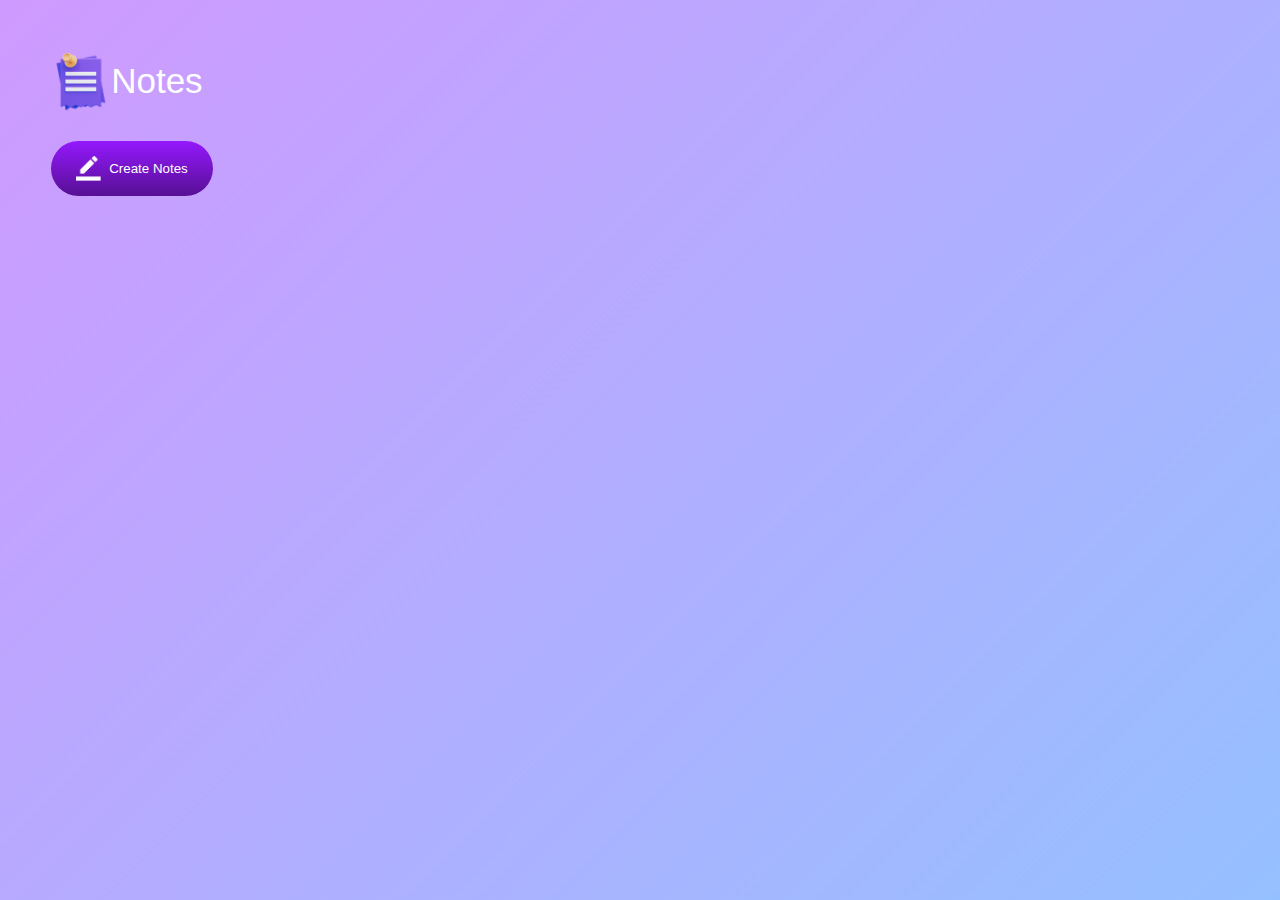
<file: Notes app/index.html>
<!DOCTYPE html>
<html lang="en">
<head>
    <meta charset="UTF-8">
    <meta name="viewport" content="width=device-width, initial-scale=1.0">
    <title>Notes</title>
    <link rel="stylesheet" href="style.css" >
</head>
<body>
    <div class="container">
        <h1><img src="notes-app-img/images/notes.png" alt="">Notes</h1>
        <button class="btn"> <img src="notes-app-img/images/edit.png" alt=""> Create Notes</button>
        <div class="note-container">
            <!-- <p contenteditable="true" class="input-box">
                <img src="notes-app-img/images/delete.png" alt="">
            </p> -->
        </div>
    </div>

    <script>

        const notescontainer = document.querySelector(".note-container");
        const createbtn = document.querySelector(".btn");
        let notes = document.querySelectorAll("input-box");
        
        function shownotes(){
            notescontainer.innerHTML = localStorage.getItem("notes")
        }
        shownotes();
        function updateStorage(){
        localStorage.setItem("notes", notescontainer.innerHTML)

        }

        createbtn.addEventListener("click" , ()=>{
            let inputbox = document.createElement("p");
            let img = document.createElement("img");
            inputbox.className = "input-box"
            inputbox.setAttribute("contenteditable" , "true");
            img.src = "notes-app-img/images/delete.png";
            notescontainer.appendChild(inputbox).appendChild(img);
            updateStorage();
        })

        notescontainer.addEventListener("click" , function(e){
            if(e.target.tagName === "IMG"){
                e.target.parentElement.remove();
                updateStorage();
            }else if(e.target.tagName === "P"){
                notes = document.querySelectorAll(".input-box");
                notes.forEach(nt => {
                    nt.onKeyup = function(){
                        updateStorage();
                    }
                })
            }
        })
    </script>
</body>
</html>
</file>
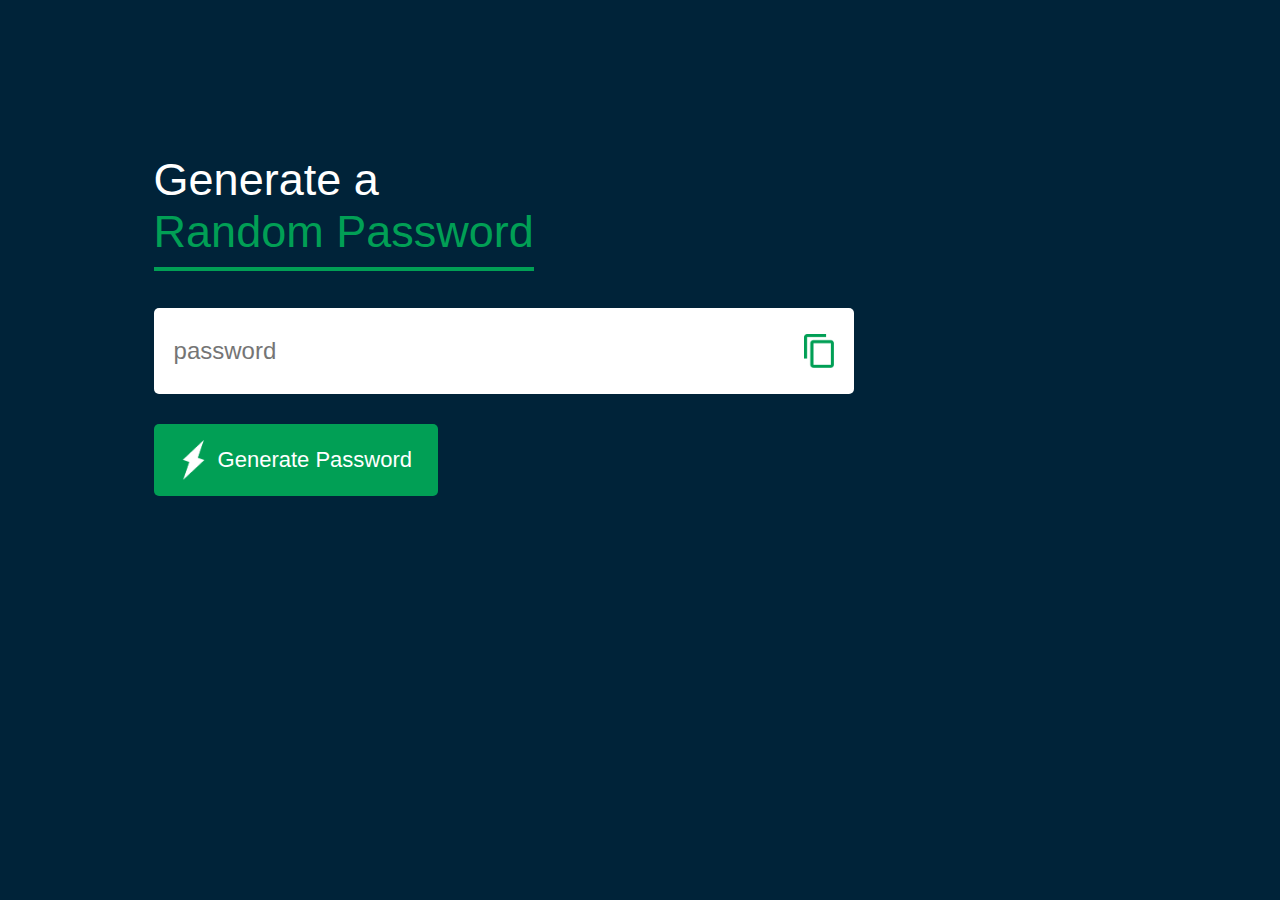
<file: Rendom_Password/index.html>
<!DOCTYPE html>
<html lang="en">
<head>
    <meta charset="UTF-8">
    <meta name="viewport" content="width=device-width, initial-scale=1.0">
    <link rel="stylesheet" href="style.css" class="css">
    <title>Password Generator</title>
</head>
<body>
    <div class="container">
        <h1>Generate a <br><span>Random Password</span></h1>
        <div class="display">
            <input type="text" id="password" placeholder="password">
            <img src="images/copy.png" onclick="copyPassword()" alt="Copy Password">
        </div>
        <button onclick="createPassword()"><img src="images/generate.png" alt="Generate Password">Generate Password</button>
    </div>
</body>
<script>
    const passwordBox = document.getElementById("password");
    const length = 12; // this is the length of the password
    const upperCase = "ABCDEFGHIJKLMNOPQRSTUVWXYZ";
    const lowerCase = "abcdefghijklmnopqrstuvwxyz";
    const number = "0123456789";
    const symbol = "~!@#$%^&*()_+=-`{}|:<>?,.[]/";

    const allChars = upperCase + lowerCase + number + symbol;

    function createPassword() {
        let password = "";
        password += upperCase[Math.floor(Math.random() * upperCase.length)];
        password += lowerCase[Math.floor(Math.random() * lowerCase.length)];
        password += number[Math.floor(Math.random() * number.length)];
        password += symbol[Math.floor(Math.random() * symbol.length)];

        while (password.length < length) {
            password += allChars[Math.floor(Math.random() * allChars.length)];
        }
        passwordBox.value = password;
    }

    function copyPassword() {
        passwordBox.select();
        document.execCommand("copy");
    }
</script>
</html>
</file>
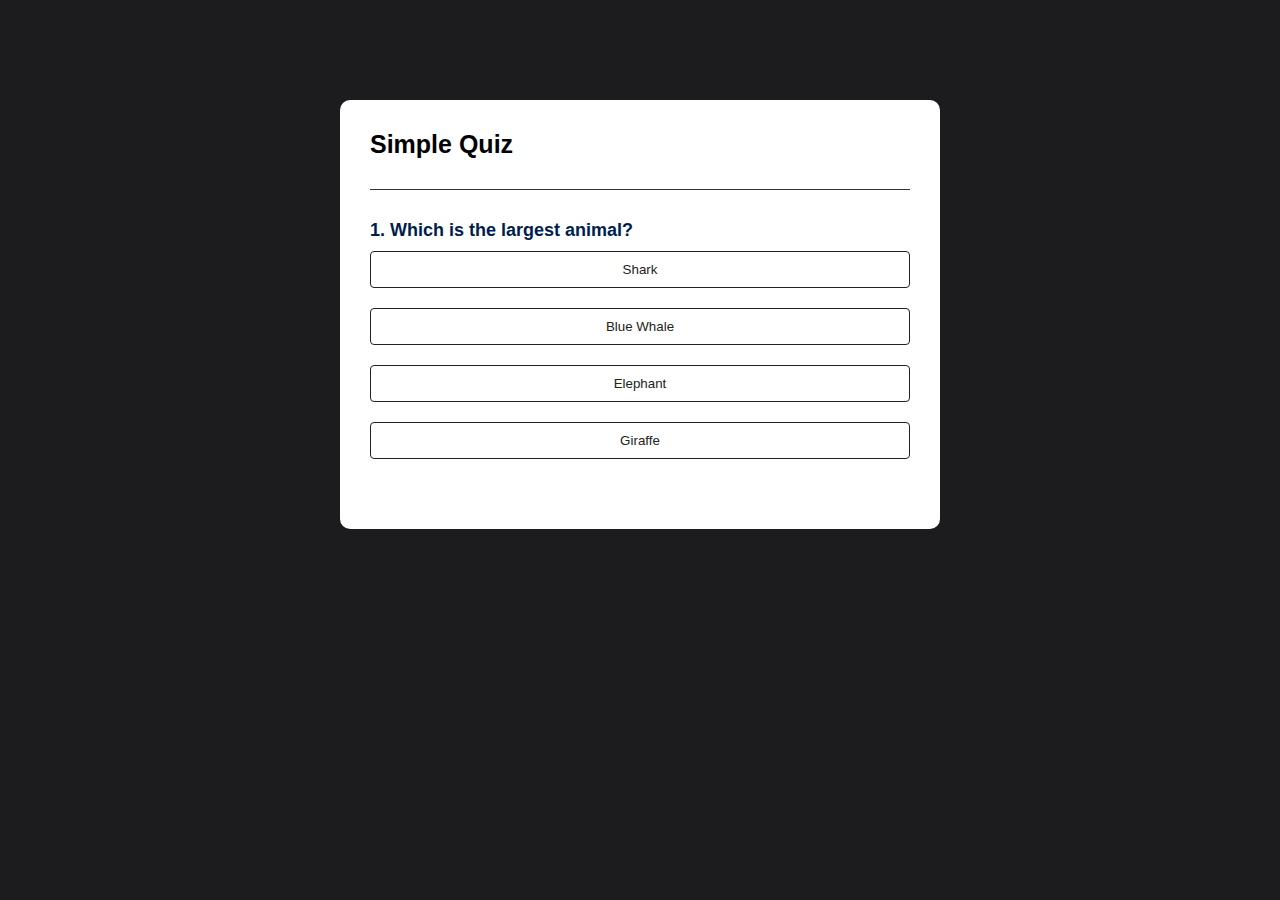
<file: Simple_Quize/index.html>
<!DOCTYPE html>
<html lang="en">
<head>
    <meta charset="UTF-8">
    <meta name="viewport" content="width=device-width, initial-scale=1.0">
    <title>Simple Quiz</title>
    <link rel="stylesheet" href="style.css" class="css">
</head>
<body>
    <div class="app">
        <h1>Simple Quiz</h1>
        <div class="quiz">
            <h2 id="question">Question goes here</h2>
            <div id="answer-buttons"></div>
        </div>
        <button id="next-btn">Next</button>
    </div>
    <script src="script.js"></script>
</body>
</html>
</file>
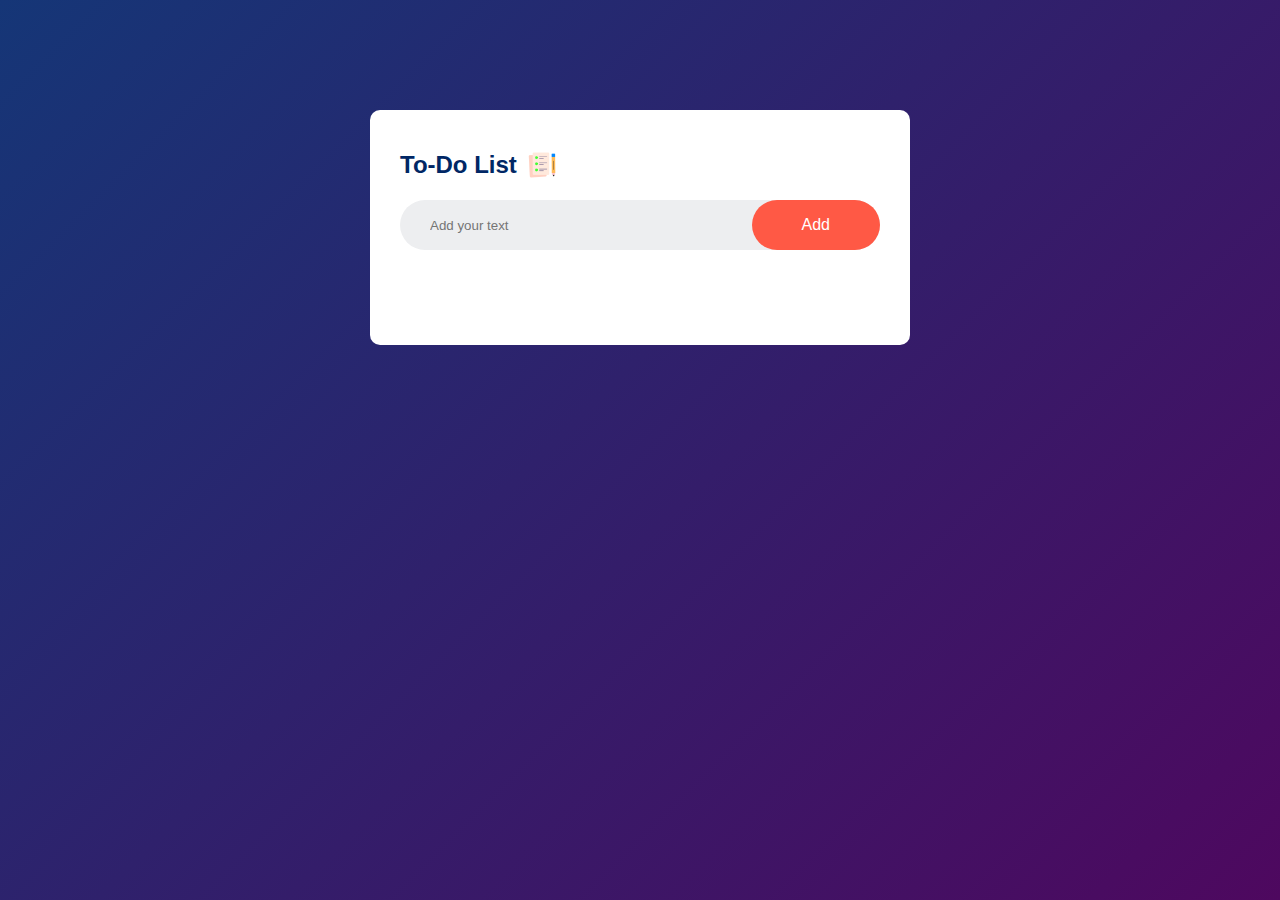
<file: To-do-list/index.html>
<!DOCTYPE html>
<html lang="en">
<head>
    <meta charset="UTF-8">
    <meta name="viewport" content="width=device-width, initial-scale=1.0">
    <title>To-Do List App</title>
    <link rel="icon" href="./images/icon.png" type="image/x-icon">
    <link rel="stylesheet" href="style.css">
</head>
<body>
    <div class="container">
        <div class="todo-app">
            <h2>To-Do List <img src="images/icon.png" alt="icon"></h2>
            <div class="row">
                <input type="text" id="input-box" placeholder="Add your text">
                <button onclick="addTask()">Add</button>
            </div>
            <ul id="list-container">
            </ul>
        </div>
    </div>
    <script src="script.js"></script>
</body>
</html>
</file>
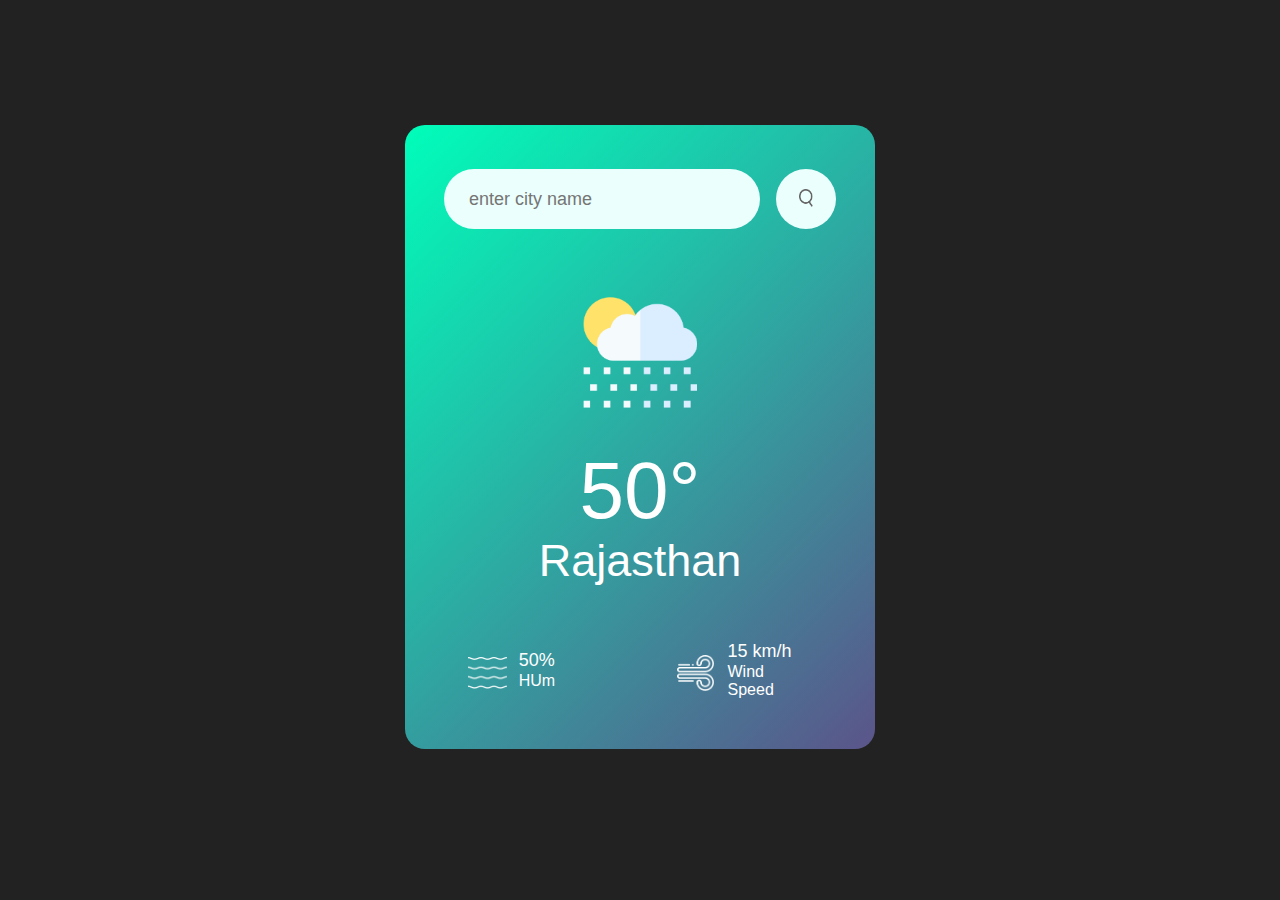
<file: weather app/index.html>
<!DOCTYPE html>
<html lang="en">
<head>
    <meta charset="UTF-8">
    <meta name="viewport" content="width=device-width, initial-scale=1.0">
    <title>Weather app</title>
    <link rel="icon" href="weather-app-img/images/clouds.png" type="image/x-icon">
    <link rel="stylesheet" href="style.css">
</head>
<body>
    <div class="card">
        <div class="search">
            <input type="text" placeholder="enter city name" spellcheck="false">
            <button> <img src="weather-app-img/images/search.png" alt=""></button>
        </div>
        <div class="weather">
            <img src="weather-app-img/images/rain.png" alt="" class="weather-icon">
            <h1 class="temp">50°</h1>
            <h2 class="city">Rajasthan</h2>
            <div class="details">
                <div class="col">
                    <img src="weather-app-img/images/humidity.png" alt="">
                    <div class="text">
                        <p class="humidity">50%</p>
                        <p>HUm</p>
                    </div>
                </div>
                <div class="col">
                    <img src="weather-app-img/images/wind.png" alt="">
                    <div>
                        <p class="wind">15 km/h</p>
                        <p>Wind Speed</p>
                    </div>
                    </div>
                </div>
            </div>
        </div>
    </div>
</body>
</html>
</file>
<file: Notes app/style.css>
* {
    margin: 0;
    padding: 0;
    font-family: 'Poppins', sans-serif;
    box-sizing: border-box;
}

.container {
    width: 100%;
    min-height: 100vh;
    background: linear-gradient(135deg, #cf9aff , #95c0ff);
    color: #fff;
    padding-top: 4%;
    padding-left: 4%;
}

.container h1{
    display: flex;
    align-items: center;
    font-size: 35px;
    font-weight: 500;
}

.container h1 img {
    width: 60px;
}
 .container button img{
    width: 25px;
    margin-right: 8px;
 }

 .container button{
    display: flex;
    align-items: center;
    background: linear-gradient(#9418fd, #571094);
    color: #fff;
    border: 0;
    border-radius: 40px;
    padding: 15px 25px;
    margin: 30px 0 20px;
    outline: 0;
 }

 .input-box{
    position: relative;
    width: 100%;
    max-width: 500px;
    min-height: 150px;
    background: #fff;
    color: #333;
    padding: 20px;
    margin: 20px 0;
    outline: none;
    border-radius: 5px;
 }

 .input-box img{
    width: 25px;
    position: absolute;
    bottom: 15px;
    right: 15px;
    cursor: pointer;
 }
</file>
<file: Rendom_Password/style.css>
*{
    margin: 0;
    padding: 0;
    font-family: 'Popind ', sans-serif;
    box-sizing: border-box;
}

body{
    background: #002339;
    color: #fff;
}

.container{
    margin: 12%;
    width: 90%;
    max-width: 700px;
}

.display{
    width: 100%;
    margin-top: 50px;
    margin-bottom: 30px;
    background: #fff;
    color: #333;
    display: flex;
    align-items: center;
    justify-content: space-between;
    padding: 26px 20px;
    border-radius: 5px;
}

.container h1{
    font-weight: 500;
    font-size: 45px;
}

.container h1 span{
    color: #019f55;
    border-bottom: 4px solid #019f55;
    padding-bottom: 10px;
}

.display img{
    width: 30px;
    cursor: pointer;
}

.display input{
    border: 0;
    outline: 0;
    font-size: 24px;
}
.container button img{
    width: 28px;
    margin-right: 10px;
}

.container button{
    border: 0;
    outline: 0;
    background: #019f55;
    color: #fff;
    font-size: 22px;
    font-weight: 300;
    display: flex;
    align-items: center;
    justify-content: center;
    padding: 16px 26px;
    border-radius: 5px;
    cursor: pointer;
}
</file>
<file: Simple_Quize/style.css>
* {
    margin: 0;
    padding: 0;
    font-family: 'Poppins', sans-serif;
    box-sizing: border-box;
}

body {
    background-color: rgb(28, 28, 31);
}

.app {
    background-color: white;
    width: 90%;
    max-width: 600px;
    margin: 100px auto 0;
    border-radius: 10px;
    padding: 30px;
}

.app h1 {
    font-size: 25px;
    color: rgb(0, 0, 0);
    font-weight: 600;
    border-bottom: 1px solid #333;
    padding-bottom: 30px;
}

.quiz {
    padding: 30px 0;
}

.quiz h2 {
    font-size: 18px;
    color: #001e4d;
    font-weight: 600;
}

.btn {
    background-color: #fff;
    color: #222;
    font-weight: 500;
    width: 100%;
    border: 1px solid #222;
    padding: 10px;
    margin: 10px 0;
    border-radius: 4px;
    cursor: pointer;
}

.btn:hover:not([disabled]) {
    background-color: #222;
    color: #fff;
}

.btn:disabled {
    cursor: no-drop;
}

#next-btn {
    background-color: #001e4d;
    color: #fff;
    font-weight: 500;
    width: 150px;
    border: 0;
    padding: 10px;
    margin: 20px auto 0;
    border-radius: 4px;
    cursor: pointer;
    display: none;
}

.correct {
    background-color: #3ce485;
}

.incorrect {
    background-color: #ff9393;
}
</file>
<file: To-do-list/style.css>
* {
    margin: 0;
    padding: 0;
    font-family: 'Poppins', sans-serif;
    box-sizing: border-box;
}

.container {
    width: 100%;
    height: 100vh;
    background: linear-gradient(135deg, #153677, #4e085f);
    padding: 10px;
}

.todo-app {
    width: 100%;
    max-width: 540px;
    background-color: white;
    margin: 100px auto 20px;
    padding: 40px 30px 70px;
    border-radius: 10px;
}

.todo-app h2 {
    color: #002765;
    display: flex;
    align-items: center;
    margin-bottom: 20px;
}

.todo-app img {
    width: 30px;
    margin-left: 10px;
}

.row {
    display: flex;
    align-items: center;
    justify-content: space-between;
    background-color: #edeef0;
    padding-left: 20px;
    margin-bottom: 25px;
    border-radius: 30px;
}


input {
    flex: 1;
    border: none;
    outline: none;
    background: transparent;
    padding: 10px;
    font-weight: 14px;
}

button {
    border: none;
    outline: none;
    padding: 16px 50px;
    background: #ff5945;
    color: #fff;
    font-size: 16px;
    cursor: pointer;
    border-radius: 40px;
}

ul li {
    list-style: none;
    font-size: 17px;
    padding: 12px 8px 12px 50px;
    user-select: none;
    cursor: pointer;
    position: relative;
}

ul li::before {
    content: '';
    position: absolute;
    height: 28px;
    width: 28px;
    border-radius: 50%;
    background-image: url(images/unchecked.png);
    background-size: cover;
    background-position: center;
    top: 12px;
    left: 8px;

}

ul li.checked {
    color: #555;
    text-decoration: line-through;
}

ul li.checked::before {
    background-image: url(images/checked.png);
}

ul li span {
    position: absolute;
    right: 0;
    top: 5px;
    width: 40px;
    height: 40px;
    font-size: 22ps;
    color: #555;
    line-height: 40px;
    text-align: center;
    border-radius: 50%;
}


ul li span:hover {
    background: #edeef0;
}
</file>
<file: weather app/style.css>
*{
    margin: 0;
    padding: 1%;
    box-sizing: border-box;
    font-family: 'Poppins', sans-serif;
}

body{
    background-color: #222;
}
.card{
    width: 90%;
    max-width: 470px;
    background: linear-gradient(135deg, #00feba, #5b548a);
    color: #fff;
    margin: 100px auto 0; /*100px from top and 0 from botom*/
    border-radius: 20px;
    padding: 40px 35px;
    text-align: center;
}

.search{
    width: 100%;
    display: flex;
    align-items: center;
    justify-content: space-between;   
}

.search input{
    border: 0;
    outline: 0;
    background-color: #ebfffc;
    color: #555;
    padding: 10px 25px;
    height: 60px;
    border-radius: 30px;
    flex: 1;
    margin-right: 16px;
    font-size: 18px;
}

.search button{
    border: 0;
    outline: 0;
    background-color: #ebfffc;
    border-radius: 50%;
    width: 60px;
    height: 60px;
    cursor: pointer;
}

.search img{
    width: 16px;
}

.weather-icon{
    width: 170px;
    margin-top: 30px;
}
.weather h1{
    font-size: 80px;
    font-weight: 500;
}
.weather h2{
    font-size: 45px;
    font-weight: 400;
    margin-top: -10px;
}

.details{
    display: flex;
    align-items: center;
    justify-content: space-between;
    padding: 0 20px;
    margin-top: 50px;
}

.col{
    display: flex;
    align-items: center;
    text-align: left;
}

.col img{
    width: 40px;
    margin-right: 10px;
}

.humidity, .wind{
    font-size: 18px;
    margin-top: -6px
}
</file>
